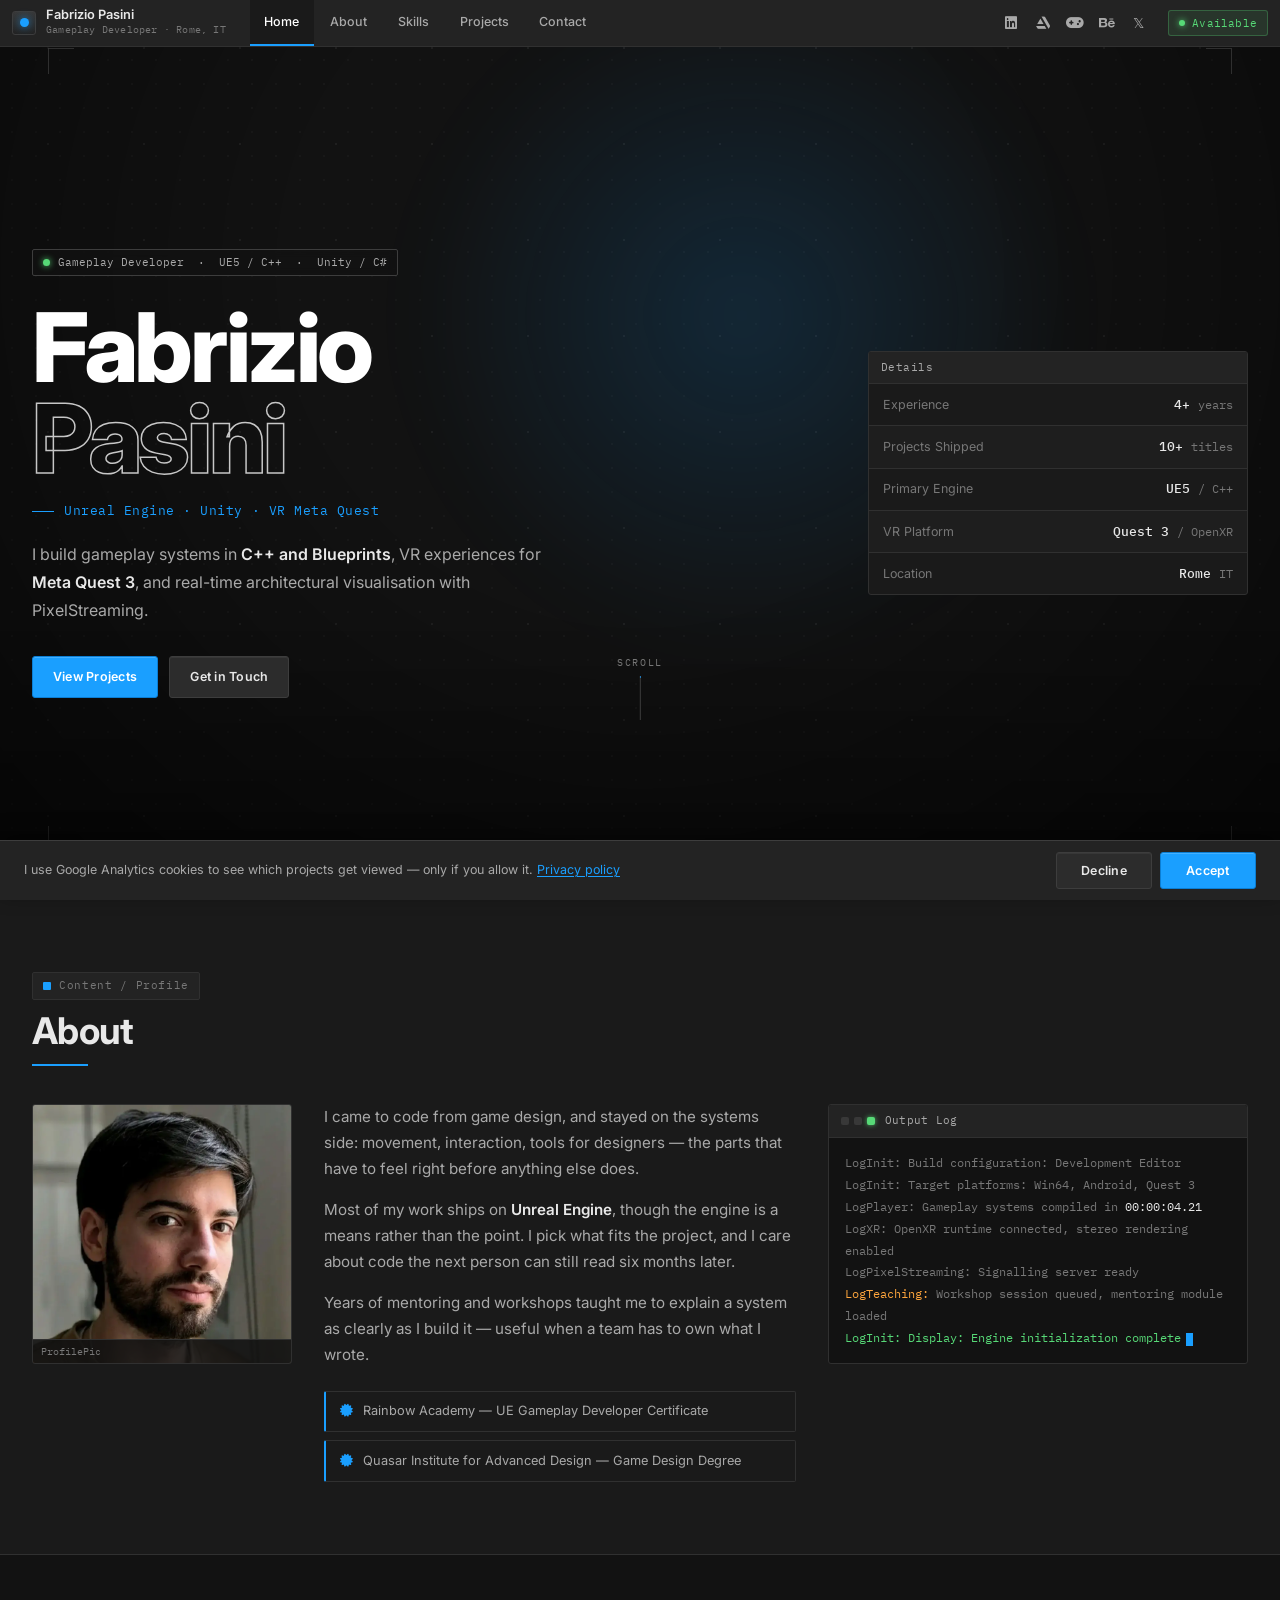
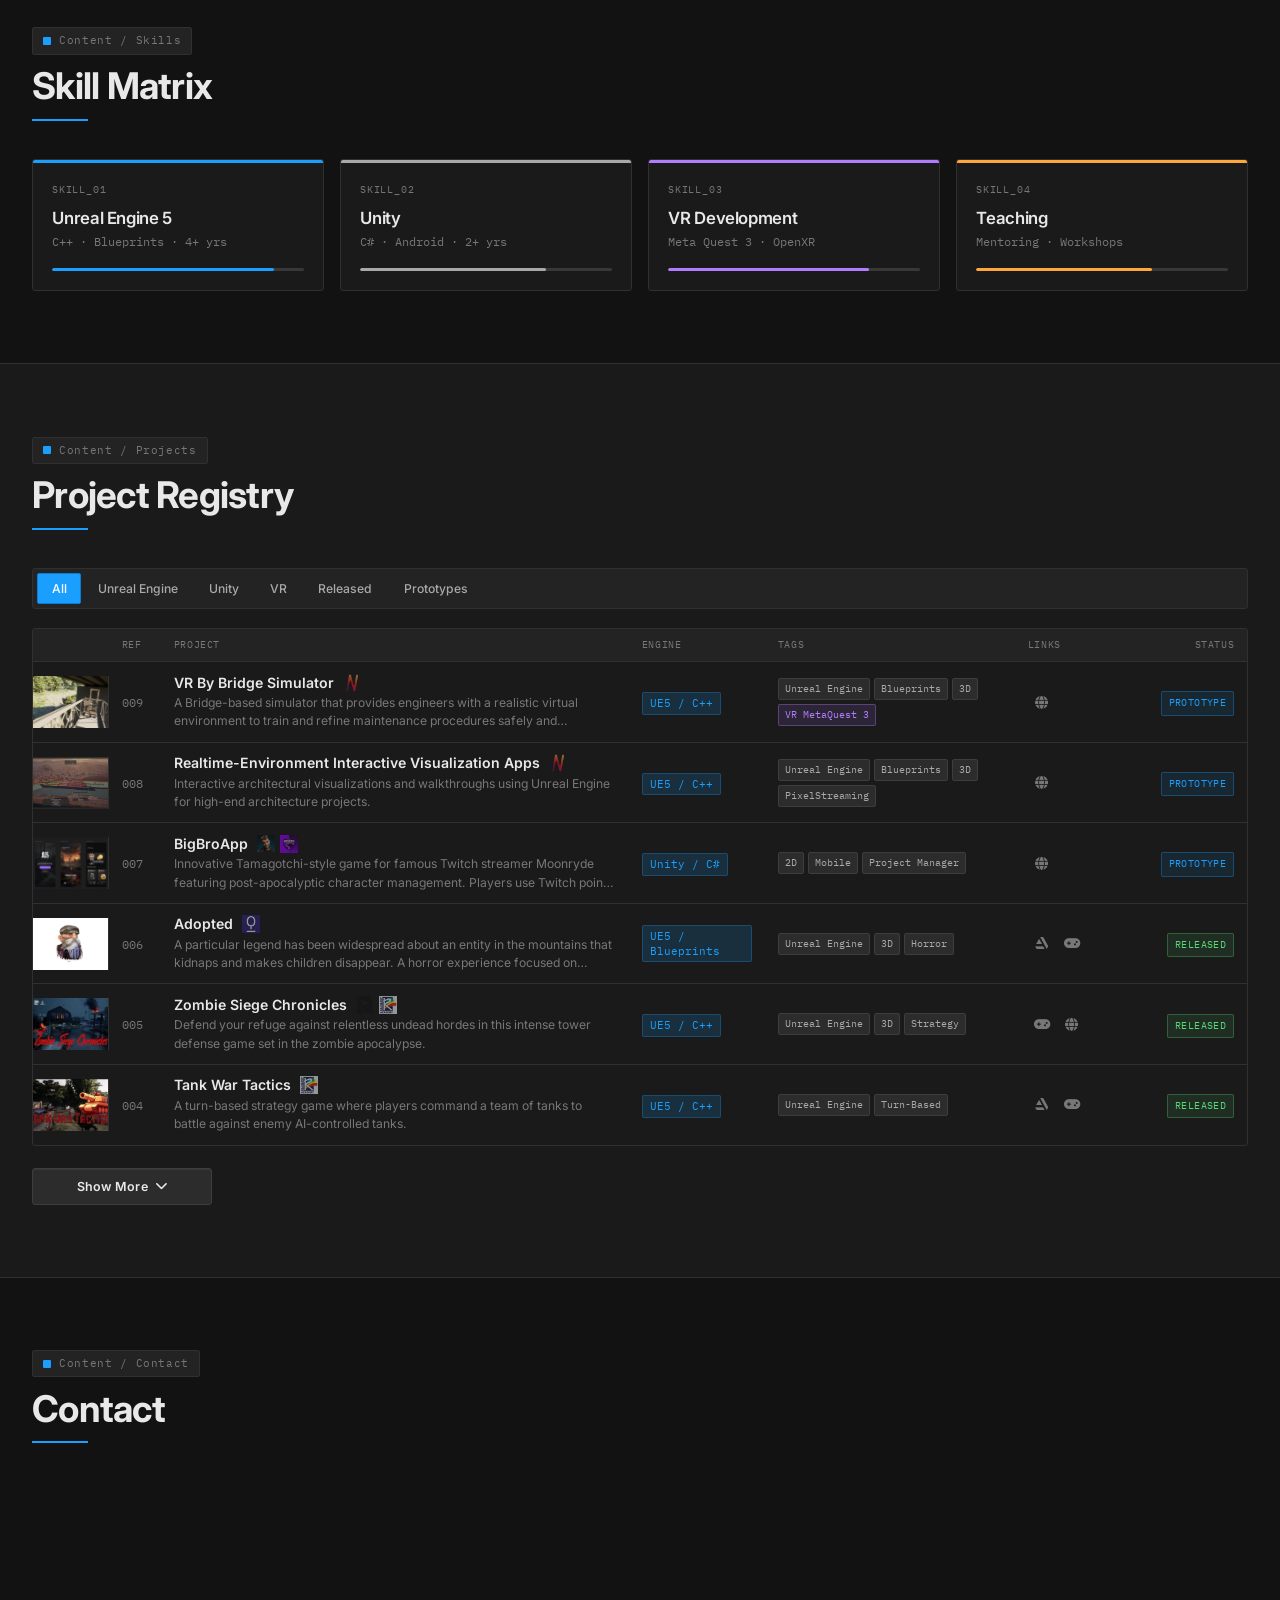
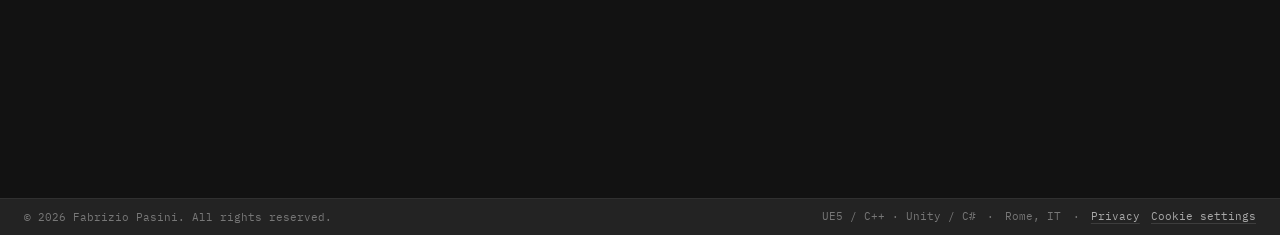
<file: index.html>
<!DOCTYPE html>
<html lang="en" data-theme="dark">
<head>
    <meta charset="UTF-8">
    <meta name="viewport" content="width=device-width, initial-scale=1.0">

    <!-- ========== PRIMARY SEO ========== -->
    <title>Fabrizio Pasini — Game Developer | Unreal Engine 5 &amp; Unity</title>
    <meta name="description" content="Rome-based Game Developer: Unreal Engine 5 C++ &amp; Blueprints, Unity C#, Meta Quest 3 VR and ArchViz. Open to freelance and full-time roles.">
    <meta name="keywords" content="game developer, Unreal Engine 5, UE5, Unity, C++, C#, Blueprints, VR developer, Meta Quest 3, OpenXR, ArchViz, PixelStreaming, game design, portfolio, Fabrizio Pasini, Rome, Italy, Android developer, gameplay programmer">
    <meta name="author" content="Fabrizio Pasini">
    <meta name="robots" content="index, follow, max-snippet:-1, max-image-preview:large, max-video-preview:-1">
    <link rel="canonical" href="https://fabriziopasini.me/">

    <!-- ========== OPEN GRAPH (Facebook / LinkedIn) ========== -->
    <meta property="og:type"        content="website">
    <meta property="og:url"         content="https://fabriziopasini.me/">
    <meta property="og:title"       content="Fabrizio Pasini — Game Developer | UE5 & Unity Specialist">
    <meta property="og:description" content="Rome-based Gameplay Developer specialised in Unreal Engine 5 C++, Unity C#, VR for Meta Quest 3 and architectural visualisation. Open to new projects.">
    <meta property="og:image"       content="https://fabriziopasini.me/Images/og-image.jpg">
    <meta property="og:image:type"   content="image/jpeg">
    <meta property="og:image:width"  content="1200">
    <meta property="og:image:height" content="630">
    <meta property="og:image:alt"    content="Fabrizio Pasini — Gameplay Developer: Unreal Engine, Unity and VR for Meta Quest">
    <meta property="og:locale"      content="en_US">
    <meta property="og:site_name"   content="Fabrizio Pasini Portfolio">

    <!-- ========== TWITTER CARD ========== -->
    <meta name="twitter:card"        content="summary_large_image">
    <meta name="twitter:site"        content="@MrFabryIT">
    <meta name="twitter:creator"     content="@MrFabryIT">
    <meta name="twitter:title"       content="Fabrizio Pasini — Game Developer | UE5 & Unity Specialist">
    <meta name="twitter:description" content="Rome-based Gameplay Developer specialised in Unreal Engine 5 C++, Unity C#, VR for Meta Quest 3 and architectural visualisation.">
    <meta name="twitter:image"       content="https://fabriziopasini.me/Images/og-image.jpg">
    <meta name="twitter:image:alt"   content="Fabrizio Pasini — Gameplay Developer: Unreal Engine, Unity and VR for Meta Quest">

    <!-- ========== THEME / PWA ========== -->
    <meta name="theme-color" content="#121212">
    <meta name="color-scheme" content="dark">

    <!-- ========== STRUCTURED DATA (JSON-LD) ========== -->
    <script type="application/ld+json">
    {
        "@context": "https://schema.org",
        "@type": "ProfilePage",
        "name": "Fabrizio Pasini — Game Developer Portfolio",
        "url": "https://fabriziopasini.me/",
        "image": "https://fabriziopasini.me/Images/ProfilePic.webp",
        "dateModified": "2026-11-08",
        "description": "Professional portfolio of Fabrizio Pasini, a Game Developer specialised in Unreal Engine 5, Unity C#, VR for Meta Quest 3 and ArchViz with PixelStreaming.",
        "publisher": { "@type": "Person", "name": "Fabrizio Pasini" },
        "mainEntity": {
            "@type": "Person",
            "@id": "https://fabriziopasini.me/#person",
            "name": "Fabrizio Pasini",
            "alternateName": "MrFabry",
            "jobTitle": "Game Developer",
            "description": "Rome-based Gameplay Developer specialised in Unreal Engine 5 (C++ & Blueprints), Unity C#, VR for Meta Quest 3, ArchViz and PixelStreaming.",
            "url": "https://fabriziopasini.me/",
            "image": "https://fabriziopasini.me/Images/ProfilePic.webp",
            "address": {
                "@type": "PostalAddress",
                "addressLocality": "Rome",
                "addressRegion": "Lazio",
                "addressCountry": "IT"
            },
            "worksFor": { "@type": "Organization", "name": "Freelance" },
            "alumniOf": [
                { "@type": "EducationalOrganization", "name": "Quasar Institute for Advanced Design", "url": "https://quasarinstitute.it/" },
                { "@type": "EducationalOrganization", "name": "Rainbow Academy", "url": "https://www.rainbowacademy.it/" }
            ],
            "knowsAbout": [
                "Unreal Engine 5", "C++", "Blueprints", "Unity", "C#",
                "Game Design", "Game Development", "VR Development",
                "Meta Quest 3", "OpenXR", "Android Development",
                "ArchViz", "PixelStreaming", "Cesium", "3D Modeling"
            ],
            "hasCredential": [
                {
                    "@type": "EducationalOccupationalCredential",
                    "name": "Gameplay Developer Certificate",
                    "credentialCategory": "certificate",
                    "recognizedBy": { "@type": "Organization", "name": "Rainbow Academy" }
                },
                {
                    "@type": "EducationalOccupationalCredential",
                    "name": "Game Design Degree",
                    "credentialCategory": "degree",
                    "recognizedBy": { "@type": "Organization", "name": "Quasar Institute for Advanced Design" }
                }
            ],
            "sameAs": [
                "https://linkedin.com/in/fabrizio-pasini-042791243",
                "https://mrfabry.artstation.com",
                "https://fabriziop.itch.io",
                "https://www.behance.net/fabriziopasiniGD",
                "https://x.com/MrFabryIT",
                "https://github.com/MrFabry"
            ]
        }
    }
    </script>

    <!-- ========== PRECONNECTS & FONTS ========== -->
    <link rel="preconnect" href="https://fonts.googleapis.com">
    <link rel="preconnect" href="https://fonts.gstatic.com" crossorigin>
    <link href="https://fonts.googleapis.com/css2?family=IBM+Plex+Mono:wght@400;500;600&family=Inter:wght@400;500;600;700;800&display=swap" rel="stylesheet">

    <!-- ========== FAVICON SET & STYLES ========== -->
    <link rel="icon" href="favicon.ico" sizes="48x48">
    <link rel="icon" type="image/png" sizes="32x32" href="favicon-32x32.png">
    <link rel="icon" type="image/png" sizes="16x16" href="favicon-16x16.png">
    <link rel="apple-touch-icon" sizes="180x180" href="apple-touch-icon.png">
    <link rel="manifest" href="site.webmanifest">
    <link rel="stylesheet" href="styles.css?v=11">
    <link rel="stylesheet" href="https://cdnjs.cloudflare.com/ajax/libs/font-awesome/6.5.1/css/all.min.css" crossorigin="anonymous">

    <!-- ========== ANALYTICS (loaded only after cookie consent, see consent.js) ========== -->
    <script src="consent.js?v=1" defer></script>
    <noscript><style>.project-skeleton{display:none}</style></noscript>
</head>
<body>

<!-- Grid paper background -->
<div class="grid-overlay" aria-hidden="true"></div>

<!-- Navigation Bar -->
<nav class="navbar" id="navbar">
    <div class="nav-container">
        <button class="nav-toggle" id="navToggle" aria-label="Toggle navigation">
            <span></span><span></span><span></span>
        </button>
        <div class="nav-brand">
            <div class="nav-diamond"><div class="nav-diamond-inner"></div></div>
            <div class="nav-brand-text">
                <span class="nav-brand-name">Fabrizio Pasini</span>
                <span class="nav-brand-rev">Gameplay Developer · Rome, IT</span>
            </div>
            <!-- mobile only: FP initials -->
            <span class="nav-brand-mobile">FP</span>
        </div>
        <ul class="nav-menu" id="navMenu">
            <li><a href="#hero"     class="nav-link active">Home</a></li>
            <li><a href="#about"    class="nav-link">About</a></li>
            <li><a href="#skills"   class="nav-link">Skills</a></li>
            <li><a href="#projects" class="nav-link">Projects</a></li>
            <li><a href="#contact"  class="nav-link">Contact</a></li>
        </ul>
        <div class="nav-actions">
            <div class="social-icons-nav">
                <a href="https://linkedin.com/in/fabrizio-pasini-042791243" target="_blank" rel="noopener" aria-label="LinkedIn"><i class="fab fa-linkedin"></i></a>
                <a href="https://mrfabry.artstation.com"                    target="_blank" rel="noopener" aria-label="ArtStation"><i class="fab fa-artstation"></i></a>
                <a href="https://fabriziop.itch.io"                         target="_blank" rel="noopener" aria-label="Itch.io"><i class="fas fa-gamepad"></i></a>
                <a href="https://www.behance.net/fabriziopasiniGD"          target="_blank" rel="noopener" aria-label="Behance"><i class="fab fa-behance"></i></a>
                <a href="https://x.com/MrFabryIT"                           target="_blank" rel="noopener" aria-label="X">𝕏</a>
            </div>
            <div class="nav-status-pill">
                <div class="status-dot"></div>
                Available
            </div>
        </div>
    </div>
</nav>

<!-- Hero Section -->
<main>
<section class="hero" id="hero" aria-label="Introduction">
    <div class="hero-background">
        <div class="glow-effect"></div>
        <!-- Blueprint annotation layer -->
        <div class="bp-annotations" aria-hidden="true">
            <div class="bp-corner bp-tl"></div>
            <div class="bp-corner bp-tr"></div>
            <div class="bp-corner bp-bl"></div>
            <div class="bp-corner bp-br"></div>
        </div>
    </div>
    <div class="hero-content">
        <div>
            <div class="hero-sheet-ref">Gameplay Developer &nbsp;·&nbsp; UE5 / C++ &nbsp;·&nbsp; Unity / C#</div>
            <h1 class="hero-title">
                Fabrizio<br>
                <span class="line2">Pasini</span>
            </h1>
            <p class="hero-subtitle">Unreal Engine · Unity · VR Meta Quest</p>
            <p class="hero-description">
                I build gameplay systems in <span class="hl">C++ and Blueprints</span>,
                VR experiences for <span class="hl">Meta Quest 3</span>, and real-time
                architectural visualisation with PixelStreaming.
            </p>
            <div class="hero-cta">
                <a href="#projects" class="btn btn-primary">View Projects</a>
                <a href="#contact"  class="btn btn-secondary">Get in Touch</a>
            </div>
        </div>
        <div class="hero-specs">
            <div class="spec-row">
                <span class="spec-key">Experience</span>
                <span class="spec-val">4+ <span class="unit">years</span></span>
            </div>
            <div class="spec-row">
                <span class="spec-key">Projects Shipped</span>
                <span class="spec-val">10+ <span class="unit">titles</span></span>
            </div>
            <div class="spec-row">
                <span class="spec-key">Primary Engine</span>
                <span class="spec-val">UE5 <span class="unit">/ C++</span></span>
            </div>
            <div class="spec-row">
                <span class="spec-key">VR Platform</span>
                <span class="spec-val">Quest 3 <span class="unit">/ OpenXR</span></span>
            </div>
            <div class="spec-row">
                <span class="spec-key">Location</span>
                <span class="spec-val">Rome <span class="unit">IT</span></span>
            </div>
        </div>
        <!-- Scroll indicator — inside content so it flows below specs on mobile -->
        <div class="scroll-indicator" aria-hidden="true">
            <span class="scroll-label">SCROLL</span>
            <div class="scroll-track"><div class="scroll-pip"></div></div>
        </div>
    </div>
</section>

<!-- About Section -->
<section class="section about-section alt-bg" id="about" aria-label="About Fabrizio Pasini">
    <div class="container">
        <div class="section-header">
            <div class="section-ref">Content / Profile</div>
            <h2 class="section-title">About</h2>
        </div>
        <div class="about-content">
            <div class="about-image">
                <div class="image-frame">
                    <img src="Images/ProfilePic.webp" alt="Fabrizio Pasini - Game Developer" loading="lazy">
                </div>
            </div>
            <div class="about-text">
                <p>I came to code from game design, and stayed on the systems side: movement, interaction, tools for designers — the parts that have to feel right before anything else does.</p>
                <p>Most of my work ships on <strong>Unreal Engine</strong>, though the engine is a means rather than the point. I pick what fits the project, and I care about code the next person can still read six months later.</p>
                <p>Years of mentoring and workshops taught me to explain a system as clearly as I build it — useful when a team has to own what I wrote.</p>
                <div class="about-highlights">
                    <div class="highlight-item">
                        <span>Rainbow Academy — UE Gameplay Developer Certificate</span>
                    </div>
                    <div class="highlight-item">
                        <span>Quasar Institute for Advanced Design — Game Design Degree</span>
                    </div>
                </div>
            </div>
            <div class="terminal-block">
                <div class="term-titlebar">
                    <div class="term-dots">
                        <div class="term-dot"></div>
                        <div class="term-dot"></div>
                        <div class="term-dot" style="background:#57d977;box-shadow:0 0 5px rgba(87,217,119,.8)"></div>
                    </div>
                    Output Log
                </div>
                <div class="term-body">
                    <div><span class="t-dim">LogInit:</span> <span class="t-out">Build configuration: Development Editor</span></div>
                    <div><span class="t-dim">LogInit:</span> <span class="t-out">Target platforms: Win64, Android, Quest 3</span></div>
                    <div><span class="t-dim">LogPlayer:</span> <span class="t-out">Gameplay systems compiled in</span> <span class="t-hi">00:00:04.21</span></div>
                    <div><span class="t-dim">LogXR:</span> <span class="t-out">OpenXR runtime connected, stereo rendering enabled</span></div>
                    <div><span class="t-dim">LogPixelStreaming:</span> <span class="t-out">Signalling server ready</span></div>
                    <div><span class="t-warn">LogTeaching:</span> <span class="t-out">Workshop session queued, mentoring module loaded</span></div>
                    <div><span class="t-ok">LogInit: Display: Engine initialization complete</span><span class="t-cursor"></span></div>
                </div>
            </div>
        </div>
    </div>
</section>

<!-- Skills Section -->
<section class="section skills-section" id="skills" aria-label="Technical Skills">
    <div class="container">
        <div class="section-header">
            <div class="section-ref">Content / Skills</div>
            <h2 class="section-title">Skill Matrix</h2>
        </div>
        <div class="skills-grid">
            <div class="skill-card unreal">
                <div class="skill-num-label">Skill_01</div>
                <h3>Unreal Engine 5</h3>
                <p>C++ · Blueprints · 4+ yrs</p>
                <div class="skill-bar-wrap"><div class="skill-bar-fill"></div></div>
            </div>
            <div class="skill-card unity">
                <div class="skill-num-label">Skill_02</div>
                <h3>Unity</h3>
                <p>C# · Android · 2+ yrs</p>
                <div class="skill-bar-wrap"><div class="skill-bar-fill"></div></div>
            </div>
            <div class="skill-card vr">
                <div class="skill-num-label">Skill_03</div>
                <h3>VR Development</h3>
                <p>Meta Quest 3 · OpenXR</p>
                <div class="skill-bar-wrap"><div class="skill-bar-fill vr"></div></div>
            </div>
            <div class="skill-card teaching">
                <div class="skill-num-label">Skill_04</div>
                <h3>Teaching</h3>
                <p>Mentoring · Workshops</p>
                <div class="skill-bar-wrap"><div class="skill-bar-fill"></div></div>
            </div>
        </div>
    </div>
</section>

<!-- Projects Section -->
<section class="section projects-section alt-bg" id="projects" aria-label="Projects">
    <div class="container">
        <div class="section-header">
            <div class="section-ref">Content / Projects</div>
            <h2 class="section-title">Project Registry</h2>
        </div>
        <!-- Filter Bar -->
        <div class="filter-bar">
            <button class="filter-btn active" data-filter="all">All</button>
            <button class="filter-btn" data-filter="Unreal Engine">Unreal Engine</button>
            <button class="filter-btn" data-filter="Unity">Unity</button>
            <button class="filter-btn" data-filter="VR">VR</button>
            <button class="filter-btn" data-filter="Released Games">Released</button>
            <button class="filter-btn" data-filter="Prototypes">Prototypes</button>
        </div>
        <!-- Projects Table -->
        <div class="projects-grid" id="projectsGrid" aria-busy="true">
            <p class="sr-only" role="status">Loading projects…</p>
            <div class="projects-table-header">
                <span></span>
                <span style="width:44px">Ref</span>
                <span>Project</span>
                <span>Engine</span>
                <span>Tags</span>
                <span>Links</span>
                <span style="text-align:right">Status</span>
            </div>
            <div class="project-skeleton" aria-hidden="true">
                <div class="project-image"></div>
                <div class="project-idx-cell"><span class="sk sk-idx"></span></div>
                <div class="project-content"><span class="sk sk-title"></span><span class="sk sk-text"></span></div>
                <div class="project-engine-cell"><span class="sk sk-pill"></span></div>
                <div class="project-tags-cell"><span class="sk sk-tags"></span></div>
                <div class="project-links-cell"><span class="sk sk-icon"></span></div>
                <div class="project-status-cell"><span class="sk sk-pill"></span></div>
            </div>
            <div class="project-skeleton" aria-hidden="true">
                <div class="project-image"></div>
                <div class="project-idx-cell"><span class="sk sk-idx"></span></div>
                <div class="project-content"><span class="sk sk-title"></span><span class="sk sk-text"></span></div>
                <div class="project-engine-cell"><span class="sk sk-pill"></span></div>
                <div class="project-tags-cell"><span class="sk sk-tags"></span></div>
                <div class="project-links-cell"><span class="sk sk-icon"></span></div>
                <div class="project-status-cell"><span class="sk sk-pill"></span></div>
            </div>
            <div class="project-skeleton" aria-hidden="true">
                <div class="project-image"></div>
                <div class="project-idx-cell"><span class="sk sk-idx"></span></div>
                <div class="project-content"><span class="sk sk-title"></span><span class="sk sk-text"></span></div>
                <div class="project-engine-cell"><span class="sk sk-pill"></span></div>
                <div class="project-tags-cell"><span class="sk sk-tags"></span></div>
                <div class="project-links-cell"><span class="sk sk-icon"></span></div>
                <div class="project-status-cell"><span class="sk sk-pill"></span></div>
            </div>
            <div class="project-skeleton" aria-hidden="true">
                <div class="project-image"></div>
                <div class="project-idx-cell"><span class="sk sk-idx"></span></div>
                <div class="project-content"><span class="sk sk-title"></span><span class="sk sk-text"></span></div>
                <div class="project-engine-cell"><span class="sk sk-pill"></span></div>
                <div class="project-tags-cell"><span class="sk sk-tags"></span></div>
                <div class="project-links-cell"><span class="sk sk-icon"></span></div>
                <div class="project-status-cell"><span class="sk sk-pill"></span></div>
            </div>
        </div>
        <noscript>
            <p class="empty-state">The project list needs JavaScript. You can also browse my games on <a href="https://fabriziop.itch.io" style="color:var(--blue)">itch.io</a>.</p>
        </noscript>
        <!-- Load More -->
        <div class="load-more-container" id="loadMoreContainer" style="display:none;">
            <button id="loadMoreBtn" class="btn btn-secondary">
                Show More <i class="fas fa-chevron-down"></i>
            </button>
        </div>
        <!-- Empty State -->
        <div class="empty-state" id="emptyState" style="display:none;">
            <i class="fas fa-folder-open"></i>
            <p>No projects found with the selected filters.</p>
        </div>
    </div>
</section>

<!-- Contact Section -->
<section class="section contact-section" id="contact" aria-label="Contact">
    <div class="container">
        <div class="section-header">
            <div class="section-ref">Content / Contact</div>
            <h2 class="section-title">Contact</h2>
        </div>
        <div class="contact-content">
            <div class="contact-inner">
                <div class="contact-info">
                    <h3>Let's Work Together</h3>
                    <p>Freelance, contract or joining a team — write me and tell me what you are building. I usually reply within a day.</p>
                    <address class="contact-details">
                        <div class="contact-item">
                            <i class="fas fa-envelope" aria-hidden="true"></i>
                            <img src="Images/email.png" class="email-img" width="136" height="17" alt="Email address, shown as an image to deter spam bots">
                        </div>
                        <div class="contact-item">
                            <i class="fas fa-map-marker-alt" aria-hidden="true"></i>
                            <span>Rome, Lazio, IT</span>
                        </div>
                        <div class="contact-item">
                            <i class="fas fa-circle" style="color:var(--green);font-size:.5rem" aria-hidden="true"></i>
                            <span style="color:var(--green)">Available for new projects</span>
                        </div>
                    </address>
                </div>
                <div class="social-links">
                    <a href="https://linkedin.com/in/fabrizio-pasini-042791243" target="_blank" rel="noopener" class="social-btn linkedin">
                        <i class="fab fa-linkedin"></i> LinkedIn
                    </a>
                    <a href="https://mrfabry.artstation.com" target="_blank" rel="noopener" class="social-btn artstation">
                        <i class="fab fa-artstation"></i> ArtStation
                    </a>
                    <a href="https://fabriziop.itch.io" target="_blank" rel="noopener" class="social-btn itch">
                        <i class="fas fa-gamepad"></i> Itch.io
                    </a>
                    <a href="https://www.behance.net/fabriziopasiniGD" target="_blank" rel="noopener" class="social-btn behance">
                        <i class="fab fa-behance"></i> Behance
                    </a>
                    <a href="https://x.com/MrFabryIT" target="_blank" rel="noopener" class="social-btn x">
                        𝕏 X / Twitter
                    </a>
                    <a href="https://github.com/MrFabry" target="_blank" rel="noopener" class="social-btn github">
                        <i class="fab fa-github"></i> GitHub
                    </a>
                </div>
            </div>
        </div>
    </div>
</section>
</main>

<!-- Footer -->
<footer class="footer">
    <div class="container" style="display:flex;align-items:center;justify-content:space-between;width:100%;max-width:none;padding:0">
        <p id="copyright-year">© 2026 <span>Fabrizio Pasini</span>. All rights reserved.</p>
        <div class="footer-right">
            <span>UE5 / C++ · Unity / C#</span>
            <span style="color:var(--ink3)">·</span>
            <span>Rome, IT</span>
            <span style="color:var(--ink3)">·</span>
            <a href="privacy.html">Privacy</a>
            <button type="button" class="footer-link" data-cookie-settings>Cookie settings</button>
        </div>
    </div>
</footer>

<script src="script.js?v=8"></script>
</body>
</html>
</file>
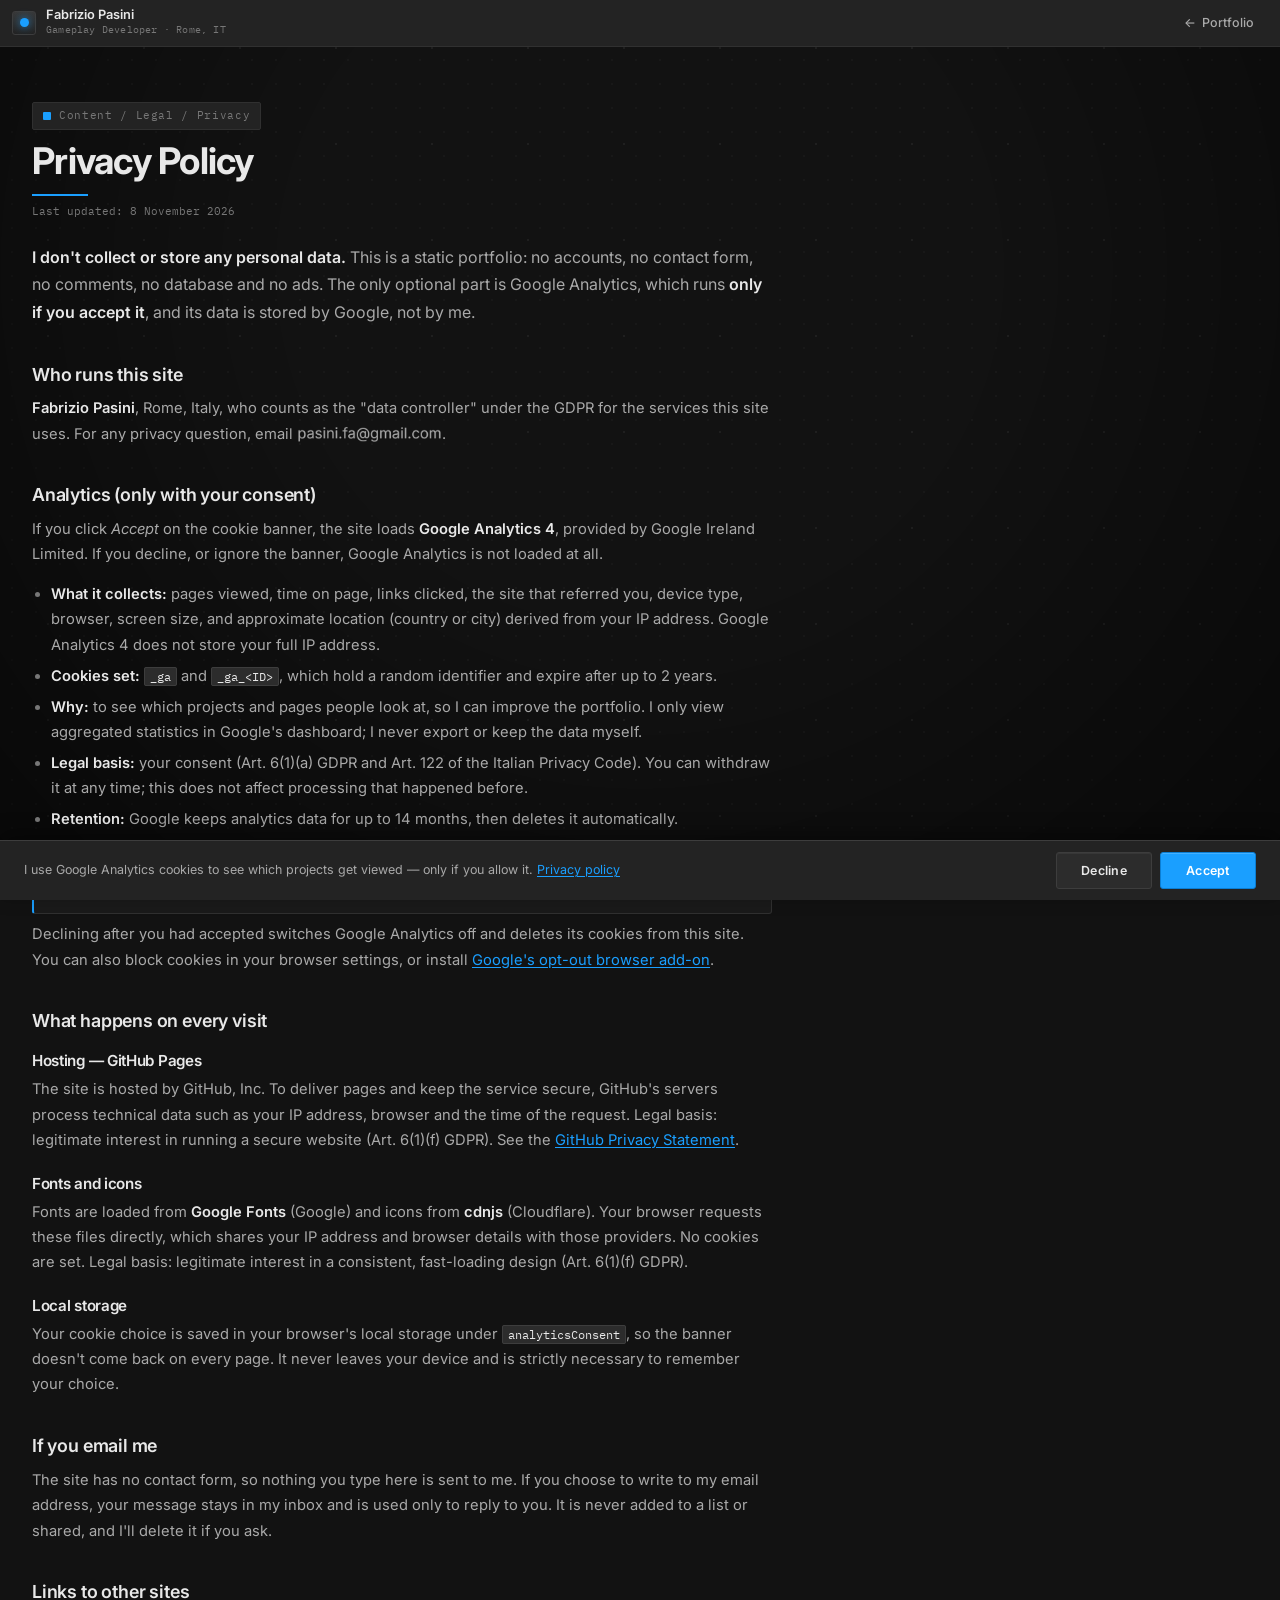
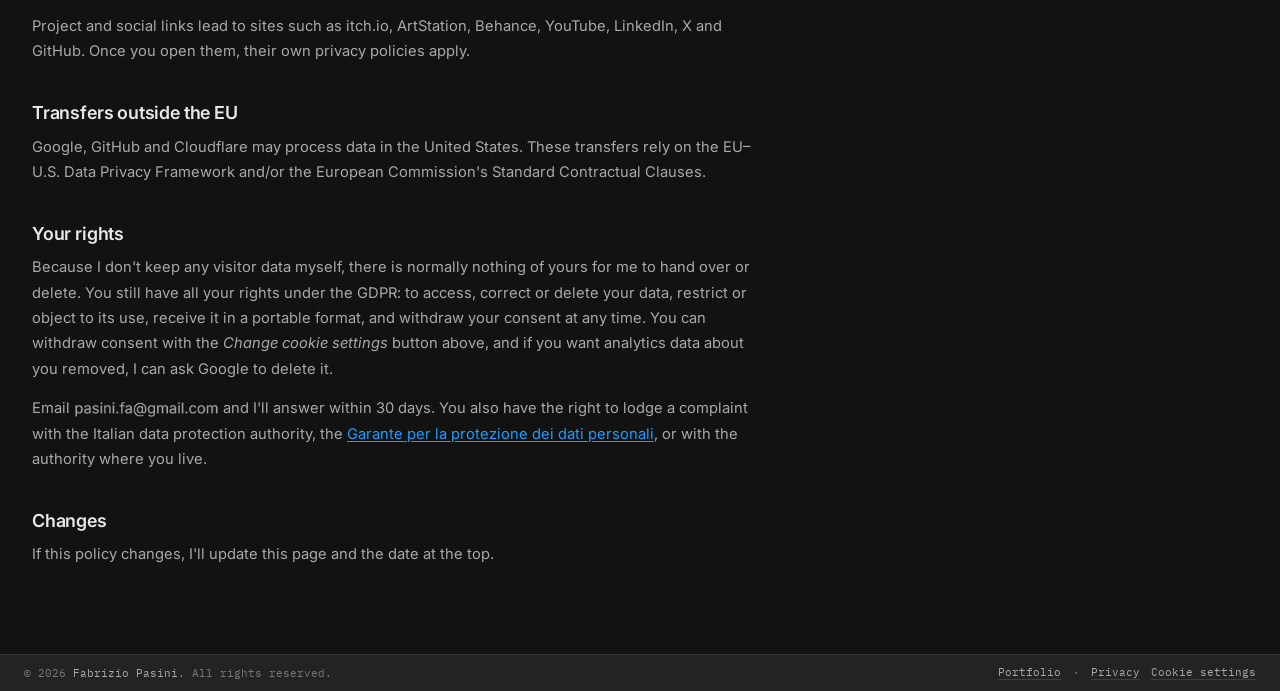
<file: privacy.html>
<!DOCTYPE html>
<html lang="en" data-theme="dark">
<head>
    <meta charset="UTF-8">
    <meta name="viewport" content="width=device-width, initial-scale=1.0">

    <!-- ========== PRIMARY SEO ========== -->
    <title>Privacy Policy — Fabrizio Pasini</title>
    <meta name="description" content="Privacy policy: this portfolio stores no personal data. Google Analytics runs only with your consent. Hosting, fonts and your GDPR rights.">
    <meta name="author" content="Fabrizio Pasini">
    <meta name="robots" content="index, follow">
    <link rel="canonical" href="https://fabriziopasini.me/privacy.html">

    <!-- ========== OPEN GRAPH / TWITTER ========== -->
    <meta property="og:type"        content="website">
    <meta property="og:url"         content="https://fabriziopasini.me/privacy.html">
    <meta property="og:title"       content="Privacy Policy — Fabrizio Pasini">
    <meta property="og:description" content="This portfolio stores no personal data. Google Analytics runs only with your consent.">
    <meta property="og:image"       content="https://fabriziopasini.me/Images/og-image.jpg">
    <meta property="og:image:width"  content="1200">
    <meta property="og:image:height" content="630">
    <meta property="og:site_name"   content="Fabrizio Pasini Portfolio">
    <meta name="twitter:card"       content="summary_large_image">
    <meta name="twitter:image"      content="https://fabriziopasini.me/Images/og-image.jpg">

    <meta name="theme-color" content="#121212">
    <meta name="color-scheme" content="dark">

    <!-- ========== FONTS ========== -->
    <link rel="preconnect" href="https://fonts.googleapis.com">
    <link rel="preconnect" href="https://fonts.gstatic.com" crossorigin>
    <link href="https://fonts.googleapis.com/css2?family=IBM+Plex+Mono:wght@400;500;600&family=Inter:wght@400;500;600;700;800&display=swap" rel="stylesheet">

    <!-- ========== FAVICON SET & STYLES ========== -->
    <link rel="icon" href="favicon.ico" sizes="48x48">
    <link rel="icon" type="image/png" sizes="32x32" href="favicon-32x32.png">
    <link rel="icon" type="image/png" sizes="16x16" href="favicon-16x16.png">
    <link rel="apple-touch-icon" sizes="180x180" href="apple-touch-icon.png">
    <link rel="manifest" href="site.webmanifest">
    <link rel="stylesheet" href="styles.css?v=11">

    <script src="consent.js?v=1" defer></script>
</head>
<body>

<div class="grid-overlay" aria-hidden="true"></div>

<nav class="navbar navbar-simple">
    <div class="nav-container">
        <a href="/" class="nav-brand" aria-label="Fabrizio Pasini — home">
            <div class="nav-diamond"><div class="nav-diamond-inner"></div></div>
            <div class="nav-brand-text">
                <span class="nav-brand-name">Fabrizio Pasini</span>
                <span class="nav-brand-rev">Gameplay Developer · Rome, IT</span>
            </div>
        </a>
        <a href="/" class="nav-back"><span aria-hidden="true">←</span> Portfolio</a>
    </div>
</nav>

<main class="page-main">
    <div class="container">
        <article class="prose">
            <div class="section-ref">Content / Legal / Privacy</div>
            <h1 class="section-title">Privacy Policy</h1>
            <p class="updated">Last updated: 8 November 2026</p>

            <p class="lead"><strong>I don't collect or store any personal data.</strong> This is a static portfolio: no accounts, no contact form, no comments, no database and no ads. The only optional part is Google Analytics, which runs <strong>only if you accept it</strong>, and its data is stored by Google, not by me.</p>

            <h2 id="controller">Who runs this site</h2>
            <p><strong>Fabrizio Pasini</strong>, Rome, Italy, who counts as the "data controller" under the GDPR for the services this site uses. For any privacy question, email <img src="Images/email.png" class="email-img" width="136" height="17" alt="Email address, shown as an image to deter spam bots">.</p>

            <h2 id="analytics">Analytics (only with your consent)</h2>
            <p>If you click <em>Accept</em> on the cookie banner, the site loads <strong>Google Analytics 4</strong>, provided by Google Ireland Limited. If you decline, or ignore the banner, Google Analytics is not loaded at all.</p>
            <ul>
                <li><strong>What it collects:</strong> pages viewed, time on page, links clicked, the site that referred you, device type, browser, screen size, and approximate location (country or city) derived from your IP address. Google Analytics 4 does not store your full IP address.</li>
                <li><strong>Cookies set:</strong> <code>_ga</code> and <code>_ga_&lt;ID&gt;</code>, which hold a random identifier and expire after up to 2 years.</li>
                <li><strong>Why:</strong> to see which projects and pages people look at, so I can improve the portfolio. I only view aggregated statistics in Google's dashboard; I never export or keep the data myself.</li>
                <li><strong>Legal basis:</strong> your consent (Art. 6(1)(a) GDPR and Art. 122 of the Italian Privacy Code). You can withdraw it at any time; this does not affect processing that happened before.</li>
                <li><strong>Retention:</strong> Google keeps analytics data for up to 14 months, then deletes it automatically.</li>
            </ul>

            <div class="consent-panel" id="consentPanel">
                <p>Your current choice: <strong id="consentState">not set</strong></p>
                <button type="button" class="btn btn-secondary" data-cookie-settings>Change cookie settings</button>
            </div>
            <p>Declining after you had accepted switches Google Analytics off and deletes its cookies from this site. You can also block cookies in your browser settings, or install <a href="https://tools.google.com/dlpage/gaoptout" target="_blank" rel="noopener">Google's opt-out browser add-on</a>.</p>

            <h2 id="always">What happens on every visit</h2>
            <h3>Hosting — GitHub Pages</h3>
            <p>The site is hosted by GitHub, Inc. To deliver pages and keep the service secure, GitHub's servers process technical data such as your IP address, browser and the time of the request. Legal basis: legitimate interest in running a secure website (Art. 6(1)(f) GDPR). See the <a href="https://docs.github.com/en/site-policy/privacy-policies/github-general-privacy-statement" target="_blank" rel="noopener">GitHub Privacy Statement</a>.</p>
            <h3>Fonts and icons</h3>
            <p>Fonts are loaded from <strong>Google Fonts</strong> (Google) and icons from <strong>cdnjs</strong> (Cloudflare). Your browser requests these files directly, which shares your IP address and browser details with those providers. No cookies are set. Legal basis: legitimate interest in a consistent, fast-loading design (Art. 6(1)(f) GDPR).</p>
            <h3>Local storage</h3>
            <p>Your cookie choice is saved in your browser's local storage under <code>analyticsConsent</code>, so the banner doesn't come back on every page. It never leaves your device and is strictly necessary to remember your choice.</p>

            <h2 id="email">If you email me</h2>
            <p>The site has no contact form, so nothing you type here is sent to me. If you choose to write to my email address, your message stays in my inbox and is used only to reply to you. It is never added to a list or shared, and I'll delete it if you ask.</p>

            <h2 id="links">Links to other sites</h2>
            <p>Project and social links lead to sites such as itch.io, ArtStation, Behance, YouTube, LinkedIn, X and GitHub. Once you open them, their own privacy policies apply.</p>

            <h2 id="transfers">Transfers outside the EU</h2>
            <p>Google, GitHub and Cloudflare may process data in the United States. These transfers rely on the EU–U.S. Data Privacy Framework and/or the European Commission's Standard Contractual Clauses.</p>

            <h2 id="rights">Your rights</h2>
            <p>Because I don't keep any visitor data myself, there is normally nothing of yours for me to hand over or delete. You still have all your rights under the GDPR: to access, correct or delete your data, restrict or object to its use, receive it in a portable format, and withdraw your consent at any time. You can withdraw consent with the <em>Change cookie settings</em> button above, and if you want analytics data about you removed, I can ask Google to delete it.</p>
            <p>Email <img src="Images/email.png" class="email-img" width="136" height="17" alt="Email address, shown as an image to deter spam bots"> and I'll answer within 30 days. You also have the right to lodge a complaint with the Italian data protection authority, the <a href="https://www.garanteprivacy.it/" target="_blank" rel="noopener">Garante per la protezione dei dati personali</a>, or with the authority where you live.</p>

            <h2 id="changes">Changes</h2>
            <p>If this policy changes, I'll update this page and the date at the top.</p>
        </article>
    </div>
</main>

<footer class="footer">
    <p>© 2026 <span>Fabrizio Pasini</span>. All rights reserved.</p>
    <div class="footer-right">
        <a href="/">Portfolio</a>
        <span style="color:var(--ink3)">·</span>
        <a href="privacy.html" aria-current="page">Privacy</a>
        <button type="button" class="footer-link" data-cookie-settings>Cookie settings</button>
    </div>
</footer>

<script>
// show the visitor's current cookie choice (consent.js runs before DOMContentLoaded)
document.addEventListener('DOMContentLoaded', function () {
    var el = document.getElementById('consentState');
    var labels = { granted: 'analytics accepted', denied: 'analytics declined' };
    function render() {
        var c = window.cookieConsent && window.cookieConsent.get();
        el.textContent = labels[c] || 'not set';
    }
    render();
    document.addEventListener('consentchange', render);
});
</script>
</body>
</html>
</file>
<file: styles.css>
/* ========================================
   Fabrizio Pasini — UE5 Editor Theme
   Palette e componenti ispirati all'interfaccia di Unreal Engine 5:
   grigi neutri, pannelli con bordo 1px, accento blu selezione.
   ======================================== */

:root {
  /* superfici */
  --bg:        #121212;   /* sfondo finestra */
  --bg2:       #1a1a1a;   /* pannello */
  --bg3:       #232323;   /* intestazione pannello / toolbar */
  --bg4:       #2c2c2c;   /* hover, input */
  --bg5:       #383838;   /* raised */

  /* linee */
  --rule:      #303030;
  --rule2:     #3d3d3d;

  /* testo */
  --ink:       #e8e8e8;
  --ink2:      #a9a9a9;
  --ink3:      #777777;

  /* accenti (colori UI/nodi di Unreal) */
  --blue:      #1a9fff;   /* selezione */
  --blue-700:  #0b7ed4;
  --blue-dim:  rgba(26,159,255,.16);
  --blue-faint:rgba(26,159,255,.07);
  --green:     #57d977;   /* ok / disponibile */
  --amber:     #ffa63d;   /* modificato / WIP */
  --purple:    #b17dff;   /* VR / nodi */
  --red:       #ff5a5a;

  --mono:      'IBM Plex Mono', ui-monospace, monospace;
  --sans:      'Inter', system-ui, -apple-system, 'Segoe UI', sans-serif;
  --display:   'Inter', system-ui, sans-serif;

  --tf:        .12s ease;
  --tb:        .22s cubic-bezier(.4,0,.2,1);
  --z-nav:     1020;
  --z-modal:   1050;

  --nav-h:     46px;
}

/* ========== RESET ========== */
*,*::before,*::after{box-sizing:border-box;margin:0;padding:0}
html{scroll-behavior:smooth;font-size:16px;scrollbar-width:thin;scrollbar-color:#3f3f3f var(--bg)}
body{
  font-family:var(--sans);background:var(--bg);color:var(--ink);
  line-height:1.6;overflow-x:hidden;-webkit-font-smoothing:antialiased;
}
img{max-width:100%;height:auto;display:block}
a{color:inherit;text-decoration:none;transition:color var(--tf)}
button{font-family:inherit;cursor:pointer;border:none;background:none;color:inherit}
ul,ol{list-style:none}
::selection{background:var(--blue);color:#fff}
::-webkit-scrollbar{width:10px;height:10px}
::-webkit-scrollbar-track{background:var(--bg)}
::-webkit-scrollbar-thumb{background:#3f3f3f;border:2px solid var(--bg)}
::-webkit-scrollbar-thumb:hover{background:#565656}
:focus-visible{outline:1px solid var(--blue);outline-offset:2px}

/* ========== SFONDO: griglia a punti tipo Blueprint graph ========== */
.grid-overlay{
  position:fixed;inset:0;z-index:0;pointer-events:none;
  background-image:
    radial-gradient(circle, rgba(255,255,255,.055) 1px, transparent 1px),
    radial-gradient(circle, rgba(255,255,255,.028) 1px, transparent 1px);
  background-size:96px 96px, 24px 24px;
  background-position:0 0, 0 0;
}
.grid-overlay::after{
  content:'';position:absolute;inset:0;
  background:radial-gradient(ellipse at 50% 30%, transparent 40%, rgba(0,0,0,.55) 100%);
}

/* ========== TIPOGRAFIA ========== */
h1,h2,h3,h4,h5,h6{font-family:var(--display);color:var(--ink);line-height:1.1;font-weight:700;letter-spacing:-.02em}
h1{font-size:clamp(2.6rem,7vw,5rem)}
h2{font-size:clamp(1.5rem,3.4vw,2.2rem)}
h3{font-size:clamp(1rem,2.2vw,1.25rem)}
p{color:var(--ink2);margin-bottom:.9rem;font-size:.94rem;line-height:1.72}
strong{color:var(--ink);font-weight:600}

/* ========== LAYOUT ========== */
.container{max-width:1400px;margin:0 auto;padding:0 2rem}
.section{padding:4.5rem 0;position:relative;z-index:1}
.section+.section{border-top:1px solid var(--rule)}
.alt-bg{background:var(--bg2)}

.section-header{margin-bottom:2.4rem}
/* breadcrumb tipo Content Browser */
.section-ref{
  font-family:var(--mono);font-size:.68rem;letter-spacing:.06em;
  color:var(--ink3);margin-bottom:.7rem;
  display:inline-flex;align-items:center;gap:8px;
  background:var(--bg3);border:1px solid var(--rule);
  padding:4px 10px;border-radius:2px;
}
.section-ref::before{content:'';width:8px;height:8px;background:var(--blue);border-radius:1px;flex-shrink:0}
.section-header .section-ref::after{content:none}
.section-title{
  font-family:var(--display);font-size:clamp(1.6rem,3.6vw,2.3rem);
  font-weight:700;letter-spacing:-.02em;color:var(--ink);
  position:relative;padding-bottom:.9rem;margin-bottom:0;
}
.section-title::after{content:'';position:absolute;bottom:0;left:0;width:56px;height:2px;background:var(--blue)}
.section-line{display:none}

/* ========== BOTTONI ========== */
.btn{
  font-family:var(--sans);font-size:.78rem;font-weight:600;letter-spacing:.02em;
  padding:.62rem 1.25rem;border-radius:3px;cursor:pointer;
  transition:background var(--tf),border-color var(--tf),color var(--tf),box-shadow var(--tf);
  display:inline-flex;align-items:center;justify-content:center;gap:7px;white-space:nowrap;
  border:1px solid transparent;
}
.btn-primary{background:var(--blue);color:#fff;border-color:var(--blue-700);box-shadow:inset 0 1px 0 rgba(255,255,255,.18)}
.btn-primary:hover{background:#38adff;border-color:var(--blue)}
.btn-primary:active{background:var(--blue-700)}
.btn-secondary{background:var(--bg4);color:var(--ink);border-color:var(--rule2);box-shadow:inset 0 1px 0 rgba(255,255,255,.05)}
.btn-secondary:hover{background:var(--bg5);border-color:#4a4a4a}

/* ========== TOOLBAR / NAVBAR ========== */
.navbar{
  position:fixed;top:0;left:0;right:0;z-index:var(--z-nav);
  background:var(--bg3);border-bottom:1px solid var(--rule);
}
.navbar.scrolled{box-shadow:0 2px 12px rgba(0,0,0,.45)}
.nav-container{max-width:none;margin:0;padding:0 .75rem;height:var(--nav-h);display:flex;align-items:center}
.nav-brand{display:flex;align-items:center;gap:10px;flex-shrink:0;padding-right:1rem}
/* "logo" a cubo, richiamo alla U di Unreal */
.nav-diamond{
  width:24px;height:24px;border:1px solid var(--rule2);border-radius:3px;
  background:linear-gradient(180deg,var(--bg5),var(--bg3));
  display:flex;align-items:center;justify-content:center;flex-shrink:0;
}
.nav-diamond-inner{width:9px;height:9px;border-radius:50%;background:var(--blue);box-shadow:0 0 8px rgba(26,159,255,.7)}
.nav-brand-mobile{display:none}
.nav-brand-text{display:flex;flex-direction:column}
.nav-brand-name{font-size:.8rem;font-weight:600;color:var(--ink);letter-spacing:0;line-height:1.15}
.nav-brand-rev{font-family:var(--mono);font-size:.62rem;color:var(--ink3);letter-spacing:.02em}

/* voci di menu come tab dell'editor */
.nav-menu{display:flex;gap:2px;align-items:center;margin-left:.5rem;height:100%}
.nav-link{
  font-size:.78rem;font-weight:500;color:var(--ink2);
  display:flex;align-items:center;height:var(--nav-h);padding:0 .9rem;
  border-bottom:2px solid transparent;transition:color var(--tf),background var(--tf),border-color var(--tf);
}
.nav-link::before{content:none}
.nav-link::after{display:none}
.nav-link:hover{color:var(--ink);background:var(--bg4)}
.nav-link.active{color:#fff;background:var(--bg2);border-bottom-color:var(--blue)}

.nav-actions{margin-left:auto;display:flex;align-items:center;gap:.9rem}
.nav-status-pill{
  display:flex;align-items:center;gap:7px;font-family:var(--mono);font-size:.66rem;
  color:var(--green);background:rgba(87,217,119,.1);border:1px solid rgba(87,217,119,.28);
  padding:4px 10px;border-radius:3px;letter-spacing:.02em;
}
.status-dot{width:6px;height:6px;border-radius:50%;background:var(--green);box-shadow:0 0 6px var(--green);animation:pip 2.4s ease-in-out infinite}
@keyframes pip{0%,100%{opacity:1}50%{opacity:.3}}
.theme-toggle{display:none}
.social-icons-nav{display:flex;gap:2px}
.social-icons-nav a{
  width:30px;height:30px;display:flex;align-items:center;justify-content:center;
  color:var(--ink2);border:1px solid transparent;border-radius:3px;
  transition:all var(--tf);font-size:.88rem;
}
.social-icons-nav a:hover{color:#fff;background:var(--bg4);border-color:var(--rule2)}

.nav-toggle{display:none;flex-direction:column;justify-content:center;gap:4px;width:34px;height:34px;border-radius:3px}
.nav-toggle span{display:block;width:17px;height:1.5px;background:var(--ink2);margin:0 auto;transition:all var(--tb)}
.nav-toggle.active span:nth-child(1){transform:translateY(5.5px) rotate(45deg)}
.nav-toggle.active span:nth-child(2){opacity:0}
.nav-toggle.active span:nth-child(3){transform:translateY(-5.5px) rotate(-45deg)}

/* ========== HERO = VIEWPORT ========== */
.hero{
  position:relative;min-height:100svh;display:flex;align-items:center;
  padding-top:var(--nav-h);overflow:hidden;
}
.hero-background{position:absolute;inset:0;z-index:0}
.glow-effect{
  position:absolute;top:18%;left:58%;width:60vw;height:60vw;max-width:900px;max-height:900px;
  transform:translate(-50%,-30%);
  background:radial-gradient(circle, rgba(26,159,255,.16) 0%, transparent 62%);
  filter:blur(30px);pointer-events:none;
}
.hero::after{
  content:'';position:absolute;inset:0;pointer-events:none;
  background:linear-gradient(180deg, transparent 70%, rgba(0,0,0,.45) 100%);
}
/* angoli mirino tipo viewport */
.bp-annotations{position:absolute;inset:clamp(1rem,4vw,3rem);pointer-events:none}
.bp-corner{position:absolute;width:26px;height:26px;border:1px solid rgba(255,255,255,.14)}
.bp-tl{top:0;left:0;border-right:none;border-bottom:none}
.bp-tr{top:0;right:0;border-left:none;border-bottom:none}
.bp-bl{bottom:0;left:0;border-right:none;border-top:none}
.bp-br{bottom:0;right:0;border-left:none;border-top:none}

.hero-content{
  position:relative;z-index:1;max-width:1400px;margin:0 auto;width:100%;
  padding:3rem 2rem;display:grid;grid-template-columns:1fr minmax(300px,380px);
  gap:3.5rem;align-items:center;
}
/* etichetta viewport in alto a sinistra */
.hero-sheet-ref{
  display:inline-flex;align-items:center;gap:8px;
  font-family:var(--mono);font-size:.66rem;color:var(--ink2);
  background:rgba(18,18,18,.72);border:1px solid var(--rule2);
  padding:4px 10px;border-radius:2px;margin-bottom:1.6rem;
  backdrop-filter:blur(4px);
}
.hero-sheet-ref::before{content:'';width:7px;height:7px;border-radius:50%;background:var(--green);box-shadow:0 0 6px var(--green)}
.hero-sheet-ref::after{content:none}

.hero-title{
  font-family:var(--display);font-weight:800;letter-spacing:-.035em;
  font-size:clamp(3rem,8vw,6rem);line-height:.95;margin-bottom:1rem;color:#fff;
}
.hero-title .line2{
  color:transparent;-webkit-text-stroke:1.5px rgba(232,232,232,.85);
  paint-order:stroke fill;
}
.hero-subtitle{
  font-family:var(--mono);font-size:.82rem;color:var(--blue);
  letter-spacing:.04em;margin-bottom:1.1rem;display:flex;align-items:center;gap:10px;
}
.hero-subtitle::before{content:'';width:22px;height:1px;background:var(--blue)}
.hero-description{font-size:1rem;color:var(--ink2);max-width:52ch;margin-bottom:2rem;line-height:1.75}
.hero-description .hl{color:var(--ink);font-weight:600}
.hero-cta{display:flex;gap:.7rem;flex-wrap:wrap}

/* ========== DETAILS PANEL (hero specs) ========== */
.hero-specs{
  background:var(--bg2);border:1px solid var(--rule);border-radius:3px;
  overflow:hidden;align-self:center;
}
.hero-specs::before{
  content:'Details';display:block;
  font-family:var(--mono);font-size:.68rem;letter-spacing:.04em;color:var(--ink2);
  background:var(--bg3);border-bottom:1px solid var(--rule);padding:7px 12px;
}
.spec-row{
  display:flex;align-items:center;justify-content:space-between;gap:1rem;
  padding:.62rem .9rem;border-bottom:1px solid var(--rule);
  transition:background var(--tf);position:relative;
}
.spec-row:nth-child(even){background:rgba(255,255,255,.018)}
.spec-row::before{content:none}
.spec-row:hover{background:var(--blue-faint)}
.spec-row:hover::before{content:none}
.spec-row:last-child{border-bottom:none}
.spec-key{font-size:.78rem;color:var(--ink3)}
.spec-val{font-family:var(--mono);font-size:.84rem;color:var(--ink);font-weight:500}
.spec-val .unit{color:var(--ink3);font-size:.72rem;font-weight:400}

/* ========== SCROLL INDICATOR ========== */
.scroll-indicator{
  position:absolute;bottom:1.6rem;left:50%;transform:translateX(-50%);
  display:flex;flex-direction:column;align-items:center;gap:6px;
  z-index:2;pointer-events:none;grid-column:1/-1;
  animation:fadeInUp 1s ease 1.2s both;
}
@keyframes fadeInUp{from{opacity:0;transform:translateX(-50%) translateY(10px)}to{opacity:1;transform:translateX(-50%) translateY(0)}}
.scroll-label{font-family:var(--mono);font-size:.6rem;letter-spacing:.18em;color:var(--ink3);text-transform:uppercase}
.scroll-track{width:1px;height:44px;background:var(--rule2);position:relative;overflow:hidden}
.scroll-pip{position:absolute;top:-8px;left:0;width:1px;height:10px;background:var(--blue);animation:scrollPip 2s ease-in-out infinite}
@keyframes scrollPip{0%{top:-10px;opacity:0}20%{opacity:1}80%{opacity:1}100%{top:44px;opacity:0}}

/* ========== ABOUT ========== */
.about-content{
  display:grid;grid-template-columns:260px 1fr 420px;gap:2rem;align-items:start;
}
.about-image{position:relative}
.image-frame{
  border:1px solid var(--rule);border-radius:3px;overflow:hidden;background:var(--bg3);
  position:relative;transition:border-color var(--tb);
}
.image-frame::after{
  content:'ProfilePic';position:absolute;left:0;right:0;bottom:0;
  font-family:var(--mono);font-size:.6rem;color:var(--ink3);
  background:rgba(18,18,18,.88);border-top:1px solid var(--rule);padding:4px 8px;
}
.image-frame img{width:100%;aspect-ratio:1;object-fit:cover;transition:transform var(--tb);filter:saturate(.95)}
.image-frame:hover{border-color:var(--blue)}
.image-frame:hover img{transform:scale(1.03)}
.image-glow{display:none}

.about-text p{font-size:.95rem}
.about-highlights{display:grid;gap:.5rem;margin-top:1.4rem}
.highlight-item{
  display:flex;align-items:center;gap:10px;
  background:var(--bg2);border:1px solid var(--rule);border-left:2px solid var(--blue);
  border-radius:2px;padding:.6rem .85rem;font-size:.8rem;color:var(--ink2);
  transition:background var(--tf),border-color var(--tf),color var(--tf);
}
.highlight-item::before{
  content:'\f0a3';font-family:'Font Awesome 6 Free';font-weight:900;
  color:var(--blue);font-size:.8rem;flex-shrink:0;
}
.highlight-item:hover{background:var(--bg4);color:var(--ink)}
.highlight-item i{color:var(--blue)}

/* ========== OUTPUT LOG (terminal) ========== */
.terminal-block{
  background:var(--bg);border:1px solid var(--rule);border-radius:3px;overflow:hidden;
  position:relative;font-family:var(--mono);
}
.terminal-block::before{content:none}
.term-titlebar{
  display:flex;align-items:center;gap:10px;
  background:var(--bg3);border-bottom:1px solid var(--rule);
  padding:7px 12px;font-size:.68rem;color:var(--ink2);letter-spacing:.02em;
}
.term-dots{display:flex;gap:5px}
.term-dot{width:8px;height:8px;border-radius:2px;background:var(--bg5)}
.term-body{padding:.9rem 1rem;font-size:.74rem;line-height:1.85;color:var(--ink2);max-height:none}
.t-cmd{color:var(--blue)}
.t-dim{color:var(--ink3)}
.t-out{color:var(--ink3)}
.t-hi{color:var(--ink)}
.t-warn{color:var(--amber)}
.t-ok{color:var(--green)}
.t-cursor{display:inline-block;width:7px;height:13px;background:var(--blue);margin-left:5px;vertical-align:middle;animation:blink 1.1s steps(1) infinite}
@keyframes blink{0%,49%{opacity:1}50%,100%{opacity:0}}

/* ========== SKILLS = ASSET TILES ========== */
.skills-grid{display:grid;grid-template-columns:repeat(4,1fr);gap:1rem}
.skill-card{
  position:relative;background:var(--bg2);border:1px solid var(--rule);border-radius:3px;
  padding:1.4rem 1.2rem 1.2rem;overflow:hidden;
  transition:transform var(--tb),border-color var(--tb),background var(--tb);
}
/* barra colorata tipo tipo-asset */
.skill-card::before{content:'';position:absolute;top:0;left:0;right:0;height:3px;background:var(--blue)}
.skill-card.unity::before{background:var(--ink2)}
.skill-card.vr::before{background:var(--purple)}
.skill-card.teaching::before{background:var(--amber)}
.skill-card:hover{transform:translateY(-3px);border-color:var(--rule2);background:var(--bg3)}
.skill-num-label{
  font-family:var(--mono);font-size:.6rem;color:var(--ink3);letter-spacing:.08em;
  margin-bottom:.7rem;text-transform:uppercase;
}
.skill-card h3{font-size:1.05rem;font-weight:600;margin-bottom:.3rem;color:var(--ink)}
.skill-card p{font-family:var(--mono);font-size:.72rem;color:var(--ink3);margin-bottom:1rem}
.skill-icon{display:none}
.skill-bar-wrap{height:3px;background:var(--bg5);border-radius:2px;overflow:hidden}
.skill-bar-fill{height:100%;background:var(--blue);width:88%;border-radius:2px}
.skill-card.unity .skill-bar-fill{width:74%;background:var(--ink2)}
.skill-bar-fill.vr,.skill-card.vr .skill-bar-fill{width:80%;background:var(--purple)}
.skill-card.teaching .skill-bar-fill{width:70%;background:var(--amber)}

/* ========== FILTER BAR = TOOLBAR SEGMENTATA ========== */
.filter-bar{
  display:flex;flex-wrap:wrap;gap:2px;margin-bottom:1.2rem;
  background:var(--bg3);border:1px solid var(--rule);border-radius:3px;padding:4px;
}
.filter-btn{
  font-size:.76rem;font-weight:500;color:var(--ink2);
  padding:.42rem .85rem;border-radius:2px;border:1px solid transparent;
  transition:all var(--tf);
}
.filter-btn:hover{background:var(--bg4);color:var(--ink)}
.filter-btn.active{background:var(--blue);color:#fff;border-color:var(--blue-700)}

/* ========== PROJECTS = CONTENT BROWSER ========== */
.projects-grid{
  border:1px solid var(--rule);border-radius:3px;background:var(--bg2);overflow:hidden;
}
.projects-table-header,
.project-card,
.project-skeleton{
  display:grid;
  grid-template-columns:76px 52px minmax(240px,1fr) 136px minmax(170px,250px) 104px 128px;
  align-items:center;
}
.projects-table-header{
  background:var(--bg3);border-bottom:1px solid var(--rule);
  font-family:var(--mono);font-size:.64rem;letter-spacing:.06em;
  text-transform:uppercase;color:var(--ink3);padding:.5rem 0;
}
.projects-table-header span{padding:0 .8rem}
.project-card{
  border-bottom:1px solid var(--rule);transition:background var(--tf);position:relative;
}
.project-card:last-child{border-bottom:none}
.project-card:hover{background:var(--blue-faint)}
.project-card.hidden{display:none}

.project-image{width:76px;height:52px;overflow:hidden;border-right:1px solid var(--rule);position:relative;background:var(--bg3)}
.project-image img{width:100%;height:100%;object-fit:cover;transition:transform var(--tb)}
.project-card:hover .project-image img{transform:scale(1.08)}
.project-status-mobile{display:none}

.project-idx-cell{padding:0 .8rem;min-width:0}
.project-idx{font-family:var(--mono);font-size:.72rem;color:var(--ink3)}

.project-content{padding:.7rem .8rem;min-width:0}
.project-header{display:flex;align-items:center;gap:.6rem;margin-bottom:.15rem}
.project-title{font-size:.88rem;font-weight:600;color:var(--ink);letter-spacing:0;line-height:1.3}
.project-description{
  font-size:.76rem;color:var(--ink3);margin:0;line-height:1.5;
  display:-webkit-box;-webkit-line-clamp:2;-webkit-box-orient:vertical;overflow:hidden;
}
.client-badge{display:flex;gap:5px;align-items:center;flex-shrink:0}
.client-badge img{width:18px;height:18px;object-fit:contain;opacity:.55;transition:opacity var(--tf)}
.client-badge img:hover{opacity:1}

.project-engine-cell{padding:.35rem .8rem;min-width:0}
.project-engine{
  font-family:var(--mono);font-size:.68rem;line-height:1.35;color:var(--blue);
  background:var(--blue-dim);border:1px solid rgba(26,159,255,.25);
  padding:3px 7px;border-radius:2px;
  display:inline-block;max-width:100%;
  white-space:normal;overflow-wrap:anywhere;
}

.project-tags-cell{padding:.45rem .8rem;min-width:0}
.project-tech{display:flex;flex-wrap:wrap;gap:4px}
.tech-badge{
  font-family:var(--mono);font-size:.62rem;color:var(--ink2);
  background:var(--bg4);border:1px solid var(--rule2);
  padding:2px 6px;border-radius:2px;white-space:nowrap;
}
.tech-badge.vr{color:var(--purple);border-color:rgba(177,125,255,.35);background:rgba(177,125,255,.12)}

.project-links-cell{padding:0 .8rem;min-width:0}
.project-links{display:flex;gap:2px}
.project-link{
  width:28px;height:28px;display:flex;align-items:center;justify-content:center;
  color:var(--ink3);border:1px solid transparent;border-radius:3px;font-size:.82rem;
  transition:all var(--tf);
}
.project-link:hover{color:#fff;background:var(--bg4);border-color:var(--rule2)}

.project-status-cell{padding:0 .8rem;text-align:right;min-width:0}
.project-status{
  font-family:var(--mono);font-size:.64rem;letter-spacing:.04em;text-transform:uppercase;
  color:var(--ink3);border:1px solid var(--rule2);border-radius:2px;padding:3px 7px;
  display:inline-block;white-space:nowrap;
}
.project-status.wip,.project-status.live{color:var(--amber);border-color:rgba(255,166,61,.35);background:rgba(255,166,61,.1)}
.project-status.proto{color:var(--blue);border-color:rgba(26,159,255,.32);background:rgba(26,159,255,.1)}
.project-status.shipped{color:var(--green);border-color:rgba(87,217,119,.3);background:rgba(87,217,119,.1)}

.load-more-container{display:flex;justify-content:center;margin-top:1.4rem}
.load-more-container .btn{min-width:180px}

.empty-state{text-align:center;padding:3rem 1rem;color:var(--ink3)}
.empty-state i{font-size:1.8rem;margin-bottom:.8rem;display:block;color:var(--rule2)}

/* loading skeleton: placeholder rows shown until projects.json is rendered */
.project-skeleton{border-bottom:1px solid var(--rule);min-height:64px}
.project-skeleton:last-child{border-bottom:none}
.project-skeleton .project-image{align-self:stretch;height:auto;min-height:52px}
.sk,.project-skeleton .project-image{
  background:linear-gradient(90deg,var(--bg4) 25%,var(--bg5) 50%,var(--bg4) 75%);
  background-size:200% 100%;animation:skShimmer 1.3s ease-in-out infinite;
}
.sk{display:block;height:10px;border-radius:2px}
.sk-idx{width:26px}
.sk-title{width:46%;height:12px;margin-bottom:8px}
.sk-text{width:82%}
.sk-pill{width:64px;height:18px}
.sk-tags{width:150px;height:16px}
.sk-icon{width:22px;height:22px}
.project-status-cell .sk{margin-left:auto}
@keyframes skShimmer{from{background-position:150% 0}to{background-position:-50% 0}}

.sr-only{position:absolute;width:1px;height:1px;padding:0;margin:-1px;overflow:hidden;clip:rect(0,0,0,0);white-space:nowrap;border:0}

/* ========== CONTACT ========== */
.contact-inner{display:grid;grid-template-columns:1fr 1fr;gap:2rem;align-items:start}
.contact-info h3{font-size:1.3rem;font-weight:700;margin-bottom:.7rem;color:var(--ink)}
.contact-info>p{font-size:.94rem;max-width:46ch}
.contact-details{font-style:normal;display:grid;gap:2px;margin-top:1.4rem;
  background:var(--bg2);border:1px solid var(--rule);border-radius:3px;overflow:hidden}
.contact-item{
  display:flex;align-items:center;gap:10px;padding:.7rem .9rem;
  border-bottom:1px solid var(--rule);transition:background var(--tf);font-size:.86rem;
}
.contact-item:last-child{border-bottom:none}
.contact-item:hover{background:var(--bg4)}
.contact-item i{color:var(--ink3);width:16px;text-align:center;font-size:.85rem}
.contact-item a,.contact-item span{color:var(--ink2)}
.contact-item a:hover{color:var(--blue)}
.email-img{display:inline-block;height:1.21em;width:auto;vertical-align:-.24em}

.social-links{display:grid;grid-template-columns:repeat(2,1fr);gap:.6rem}
.social-btn{
  display:flex;align-items:center;gap:10px;padding:.8rem 1rem;font-size:.84rem;font-weight:500;
  background:var(--bg2);border:1px solid var(--rule);border-radius:3px;color:var(--ink2);
  transition:all var(--tf);
}
.social-btn i{font-size:1rem;width:18px;text-align:center}
.social-btn:hover{background:var(--bg4);border-color:var(--rule2);color:#fff;transform:translateY(-1px)}
.social-btn.linkedin:hover{border-color:#0a66c2;color:#4aa3ef}
.social-btn.artstation:hover{border-color:#13aff0;color:#4cc7f7}
.social-btn.itch:hover{border-color:#fa5c5c;color:#ff8a8a}
.social-btn.behance:hover{border-color:#1769ff;color:#5f97ff}
.social-btn.github:hover{border-color:#8b8b8b;color:#fff}
.social-btn.x:hover{border-color:#8b8b8b;color:#fff}

/* ========== STATUS BAR (footer) ========== */
.footer{
  background:var(--bg3);border-top:1px solid var(--rule);
  padding:.55rem 1.5rem;display:flex;align-items:center;justify-content:space-between;
  font-family:var(--mono);font-size:.68rem;color:var(--ink3);position:relative;z-index:1;
}
.footer p{margin:0;font-family:var(--mono);font-size:.68rem;color:var(--ink3)}
.footer p span{color:var(--ink2)}
.footer-right{display:flex;align-items:center;gap:.7rem}
.footer a,.footer-link{
  font:inherit;color:var(--ink2);text-decoration:underline;
  text-decoration-color:var(--rule2);text-underline-offset:3px;
}
.footer a:hover,.footer-link:hover{color:var(--blue);text-decoration-color:var(--blue)}

/* ========== COOKIE CONSENT ========== */
.cookie-consent{
  position:fixed;left:0;right:0;bottom:0;z-index:var(--z-modal);
  background:var(--bg3);border-top:1px solid var(--rule2);
  padding:.7rem 1.5rem;box-shadow:0 -6px 20px rgba(0,0,0,.4);
}
.cookie-consent[hidden]{display:none}
.cookie-content{
  max-width:1400px;margin:0 auto;display:flex;align-items:center;gap:1.5rem;justify-content:space-between;
}
.cookie-content p{margin:0;font-size:.78rem;color:var(--ink2);line-height:1.5}
.cookie-content a{color:var(--blue);text-decoration:underline;text-underline-offset:2px}
.cookie-actions{display:flex;gap:.5rem;flex-shrink:0}
.cookie-actions .btn{min-width:96px}

/* ========== SUB-PAGES (privacy, 404) ========== */
.navbar-simple .nav-container{display:flex;justify-content:space-between}
.navbar-simple .nav-brand{color:var(--ink)}
.nav-back{
  display:flex;align-items:center;gap:6px;height:var(--nav-h);padding:0 .9rem;
  font-size:.78rem;font-weight:500;color:var(--ink2);transition:color var(--tf),background var(--tf);
}
.nav-back:hover{color:var(--ink);background:var(--bg4)}
.page-main{position:relative;z-index:1;padding:calc(var(--nav-h) + 3.5rem) 0 4.5rem;min-height:calc(100svh - 36px)}
.prose{max-width:74ch}
.prose .lead{font-size:1rem;color:var(--ink2);margin-top:1.4rem}
.prose .updated{font-family:var(--mono);font-size:.7rem;color:var(--ink3);margin-top:.4rem}
.prose h2{font-size:1.12rem;font-weight:600;margin:2.4rem 0 .75rem;letter-spacing:-.01em}
.prose h3{font-size:.95rem;font-weight:600;margin:1.4rem 0 .45rem}
.prose p,.prose li{font-size:.92rem;color:var(--ink2);line-height:1.72}
.prose ul{list-style:disc;padding-left:1.2rem;margin-bottom:.9rem}
.prose li{margin-bottom:.35rem}
.prose li::marker{color:var(--ink3)}
.prose a{color:var(--blue);text-decoration:underline;text-underline-offset:2px}
.prose code{font-family:var(--mono);font-size:.82em;color:var(--ink);background:var(--bg4);border:1px solid var(--rule2);border-radius:2px;padding:1px 5px}
.consent-panel{
  display:flex;align-items:center;justify-content:space-between;gap:1rem;flex-wrap:wrap;
  background:var(--bg2);border:1px solid var(--rule);border-left:2px solid var(--blue);
  border-radius:3px;padding:.85rem 1rem;margin:1rem 0 .5rem;
}
.consent-panel p{margin:0;font-size:.86rem}
.consent-panel strong{font-family:var(--mono);font-size:.82rem}

.notfound-code{
  font-family:var(--display);font-weight:800;letter-spacing:-.05em;line-height:.9;
  font-size:clamp(5rem,20vw,10rem);color:transparent;-webkit-text-stroke:1.5px rgba(232,232,232,.85);
  margin:1.4rem 0 .6rem;
}
.notfound-title{font-size:clamp(1.5rem,4vw,2.2rem);margin-bottom:.9rem}
.notfound .terminal-block{max-width:640px;margin:1.6rem 0 2rem}
.notfound .term-body{overflow-wrap:anywhere}
.notfound .hero-cta{margin-top:0}

/* ========== RESPONSIVE ========== */
@media(max-width:1200px){
  .about-content{grid-template-columns:220px 1fr;gap:1.8rem}
  .about-image{grid-row:1/3}
  .terminal-block{grid-column:2/3;grid-row:2/3}
  .projects-table-header,.project-card,.project-skeleton{grid-template-columns:76px 46px minmax(200px,1fr) 124px 150px 92px 112px}
}

@media(max-width:1100px){
  .hero-content{grid-template-columns:1fr;padding:6rem 2rem 4rem;gap:2.2rem}
  .hero-specs{margin-top:.5rem}
  .skills-grid{grid-template-columns:repeat(2,1fr)}
  .contact-inner{grid-template-columns:1fr}
  .social-links{grid-template-columns:repeat(3,1fr)}
  .social-icons-nav{display:none}
  /* projects: nascondi colonne meno importanti */
  .projects-table-header span:nth-child(5),.project-tags-cell{display:none}
  .projects-table-header,.project-card,.project-skeleton{grid-template-columns:76px 46px minmax(190px,1fr) 124px 92px 112px}
}

@media(max-width:768px){
  .nav-toggle{display:flex}
  .nav-container{display:grid;grid-template-columns:40px 1fr 40px;align-items:center;padding:0 .6rem}
  .nav-toggle{order:0;margin:0}
  .nav-brand{justify-content:center;order:1;gap:0;padding:0}
  .nav-brand-text,.nav-diamond{display:none}
  .nav-brand-mobile{
    display:block;font-family:var(--display);font-weight:800;letter-spacing:-.02em;
    font-size:1.05rem;color:#fff;line-height:1;
  }
  .nav-actions{order:2;margin-left:0;gap:0;justify-content:flex-end}
  .nav-status-pill{display:none}
  .nav-menu{
    grid-column:1/-1;position:fixed;top:var(--nav-h);left:0;right:0;
    background:var(--bg3);flex-direction:column;align-items:stretch;
    padding:.4rem 0;gap:0;border-bottom:1px solid var(--rule);
    transform:translateY(-110%);opacity:0;visibility:hidden;
    transition:all var(--tb);margin-left:0;z-index:0;height:auto;
  }
  .nav-menu.active{transform:translateY(0);opacity:1;visibility:visible}
  /* the menu slides out from UNDER the top bar: the bar's background is a layer
     above the menu, and the bar's controls sit above that */
  .navbar:not(.navbar-simple)::before{
    content:'';position:absolute;inset:0 0 -1px;z-index:1;pointer-events:none;
    background:var(--bg3);border-bottom:1px solid var(--rule);
  }
  .nav-toggle,.nav-brand,.nav-actions{position:relative;z-index:2}
  .nav-link{width:100%;height:auto;padding:.85rem 1.2rem;border-bottom:1px solid var(--rule);border-left:2px solid transparent}
  .nav-link.active{border-bottom-color:var(--rule);border-left-color:var(--blue)}

  .hero{min-height:auto}
  .hero-content{padding:4rem 1.25rem 3.5rem;display:flex;flex-direction:column}
  .hero-specs{width:100%;margin-top:1.8rem}
  .hero-title{font-size:clamp(2.6rem,13vw,4rem)}
  .hero-description{font-size:.92rem}
  .bp-annotations{display:none}

  .section{padding:3rem 0}
  .container{padding:0 1.25rem}
  .about-content{grid-template-columns:1fr;gap:1.4rem}
  .about-image{max-width:190px;margin:0}
  .terminal-block{grid-column:auto;grid-row:auto}
  .skills-grid{grid-template-columns:repeat(2,1fr)}

  /* PROGETTI: righe compatte in verticale */
  .projects-grid{border-radius:3px}
  .projects-table-header{display:none}
  .project-card,.project-skeleton{display:flex;flex-direction:row;align-items:stretch;grid-template-columns:none}
  .project-image{width:84px;height:auto;min-height:78px;flex-shrink:0}
  .project-idx-cell,.project-engine-cell,.project-tags-cell,.project-status-cell{display:none}
  .project-content{padding:.65rem .8rem;flex:1;min-width:0}
  .project-title{font-size:.84rem}
  .project-links-cell{
    display:flex;flex-direction:column;justify-content:center;align-items:center;
    padding:.4rem .5rem;border-left:1px solid var(--rule);flex-shrink:0;min-width:42px;
  }
  .project-links{flex-direction:column;gap:2px}
  .project-status-mobile{
    display:block;position:absolute;bottom:0;left:0;right:0;
    font-family:var(--mono);font-size:.54rem;letter-spacing:.04em;text-transform:uppercase;
    padding:2px 4px;background:rgba(18,18,18,.85);color:var(--ink3);text-align:center;
  }
  .project-status-mobile.wip-m{color:var(--amber)}
  .project-status-mobile.proto-m{color:var(--blue)}
  .project-status-mobile.shipped-m{color:var(--green)}

  .contact-inner{grid-template-columns:1fr}
  .social-links{grid-template-columns:repeat(2,1fr)}
  .footer{flex-direction:column;gap:.4rem;text-align:center;padding:.8rem 1.25rem}
  .footer-right{justify-content:center;flex-wrap:wrap}
  .cookie-consent{padding:.6rem 1rem}
  .cookie-content{flex-direction:column;align-items:stretch;text-align:left;gap:.5rem}
  .cookie-content p{font-size:.74rem}
  .cookie-actions .btn{flex:1;padding:.5rem 1rem}
  .navbar-simple .nav-container{display:flex}
  .navbar-simple .nav-brand{order:0;padding:0 .4rem;gap:10px}
  .navbar-simple .nav-diamond,.navbar-simple .nav-brand-text{display:flex}
  .page-main{padding:calc(var(--nav-h) + 2.2rem) 0 3.5rem}
  .scroll-indicator{position:static;transform:none;margin:1.6rem auto 0}
  @keyframes fadeInUp{from{opacity:0;transform:translateY(8px)}to{opacity:1;transform:translateY(0)}}
}

@media(max-width:420px){
  .skills-grid{grid-template-columns:1fr}
  .social-links{grid-template-columns:1fr}
  /* side by side, equal width: keeps both CTAs above the fold (and above the cookie banner) */
  .hero-cta{flex-wrap:nowrap}
  .hero-cta .btn{flex:1;min-width:0;padding-left:.75rem;padding-right:.75rem}
  .notfound .hero-cta{flex-wrap:wrap}
  .notfound .hero-cta .btn-primary{flex-basis:100%}
  .filter-bar{gap:2px}
  .filter-btn{font-size:.72rem;padding:.4rem .6rem}
}

@media(prefers-reduced-motion:reduce){
  *{animation:none!important;transition:none!important}
  html{scroll-behavior:auto}
}
</file>
